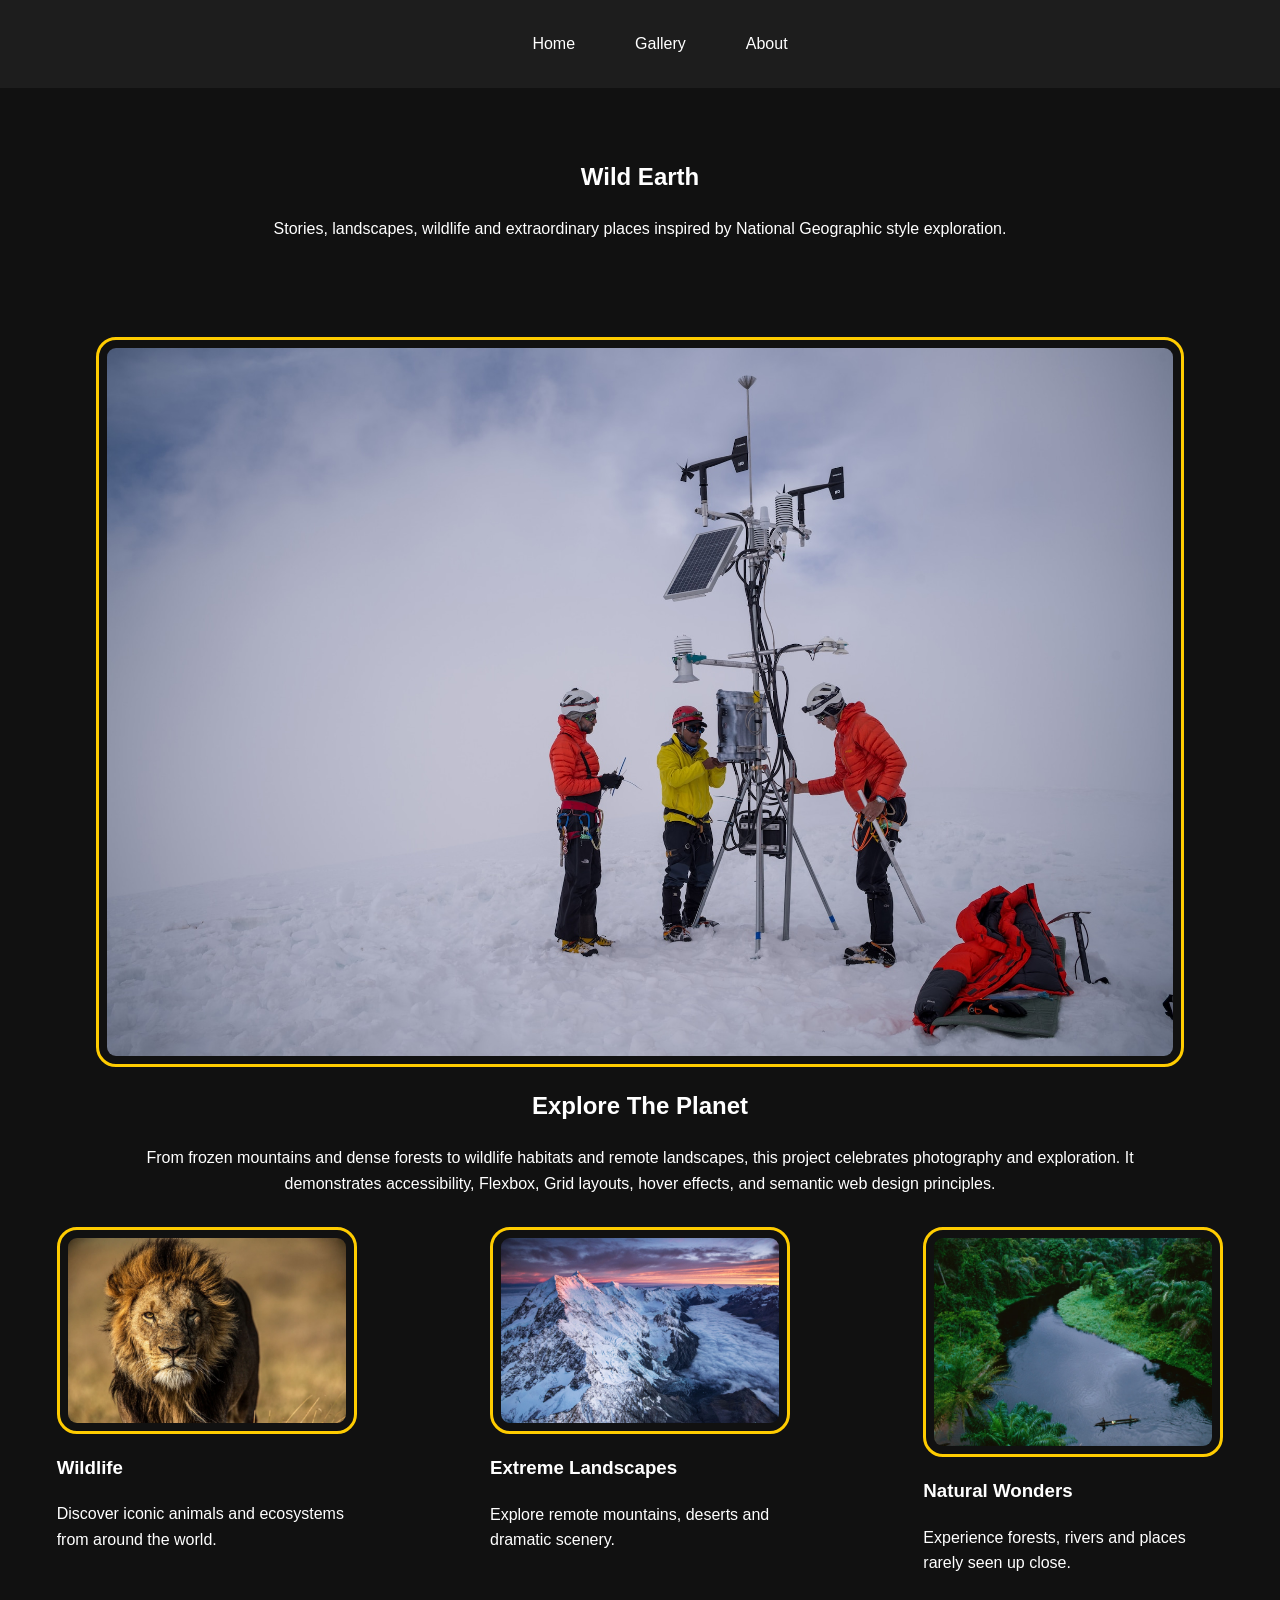
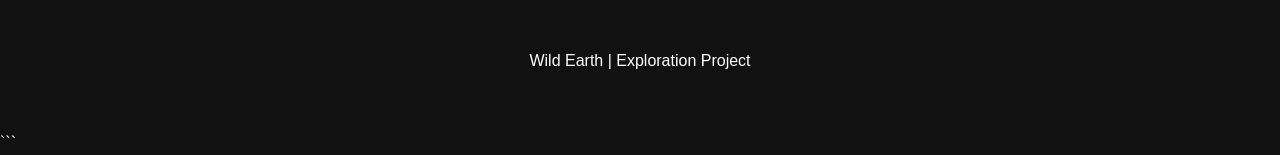
<file: index.html>
<html>
<!DOCTYPE html>
<html lang="en">
<head>
    <meta charset="UTF-8">
    <meta name="viewport" content="width=device-width, initial-scale=1.0">
    <title>Wild Earth | National Geographic Inspired</title>
    <link rel="stylesheet" href="css/style.css">
</head>
<body>

<a class="skip-link" href="#main">Skip To Main Content</a>

<header>
    <nav>
        <ul class="nav-links">
            <li><a href="index.html">Home</a></li>
            <li><a href="gallery.html">Gallery</a></li>
            <li><a href="about.html">About</a></li>
        </ul>
    </nav>

    <section class="hero-banner">
        <h1>Wild Earth</h1>
        <p>Stories, landscapes, wildlife and extraordinary places inspired by National Geographic style exploration.</p>
    </section>
</header>

<main id="main">

<section class="hero">

<img src="images/hero-expedition.jpg" alt="Explorer standing on a mountain overlooking a dramatic landscape">

<h2>Explore The Planet</h2>

<p>
From frozen mountains and dense forests to wildlife habitats and remote landscapes,
this project celebrates photography and exploration. It demonstrates accessibility,
Flexbox, Grid layouts, hover effects, and semantic web design principles.
</p>

</section>

<section class="flex feature-cards">

<article class="card">
<img src="images/wildlife-lion.jpg" alt="Lion looking across the savannah">
<h3>Wildlife</h3>
<p>Discover iconic animals and ecosystems from around the world.</p>
</article>

<article class="card">
<img src="images/mountain-peak.jpg" alt="Snow covered mountain peak">
<h3>Extreme Landscapes</h3>
<p>Explore remote mountains, deserts and dramatic scenery.</p>
</article>

<article class="card">
<img src="images/rainforest.jpg" alt="Dense rainforest landscape">
<h3>Natural Wonders</h3>
<p>Experience forests, rivers and places rarely seen up close.</p>
</article>

</section>

</main>

<footer>
<p>Wild Earth | Exploration Project</p>
</footer>

</body>
</html>
```
</file>
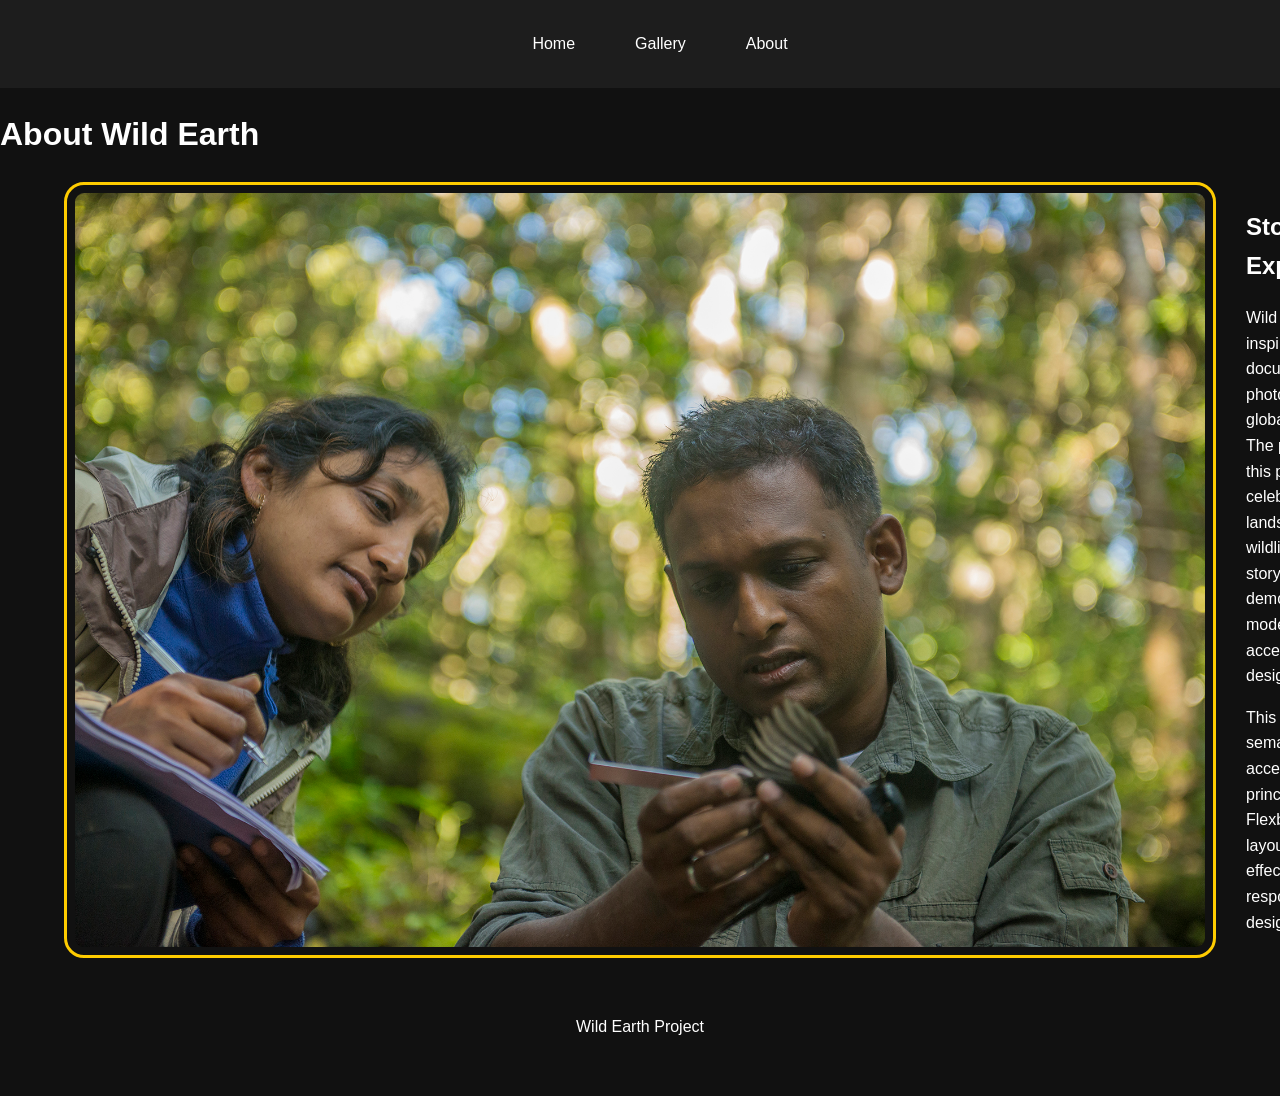
<file: about.html>
<!DOCTYPE html>
<html lang="en">
<head>
<meta charset="UTF-8">
<meta name="viewport" content="width=device-width, initial-scale=1.0">
<title>Wild Earth | About</title>
<link rel="stylesheet" href="css/style.css">
</head>

<body>

<a class="skip-link" href="#main">Skip To Main Content</a>

<header>

<nav>
<ul class="nav-links">
<li><a href="index.html">Home</a></li>
<li><a href="gallery.html">Gallery</a></li>
<li><a href="about.html">About</a></li>
</ul>
</nav>

<h1>About Wild Earth</h1>

</header>

<main id="main">

<section class="about-section">

<img src="images/about-portrait.jpg"
alt="Explorer documenting wildlife and landscapes">

<div class="about-text">

<h2>Stories of Exploration</h2>

<p>
Wild Earth is inspired by documentary photography and global exploration.
The purpose of this project is to celebrate landscapes, wildlife,
and storytelling while demonstrating modern web accessibility and design.
</p>

<p>
This project uses semantic HTML, accessibility principles,
Flexbox, Grid layouts, hover effects and responsive design.
</p>

</div>

</section>

</main>

<footer>
<p>Wild Earth Project</p>
</footer>

</body>
</html>
</file>
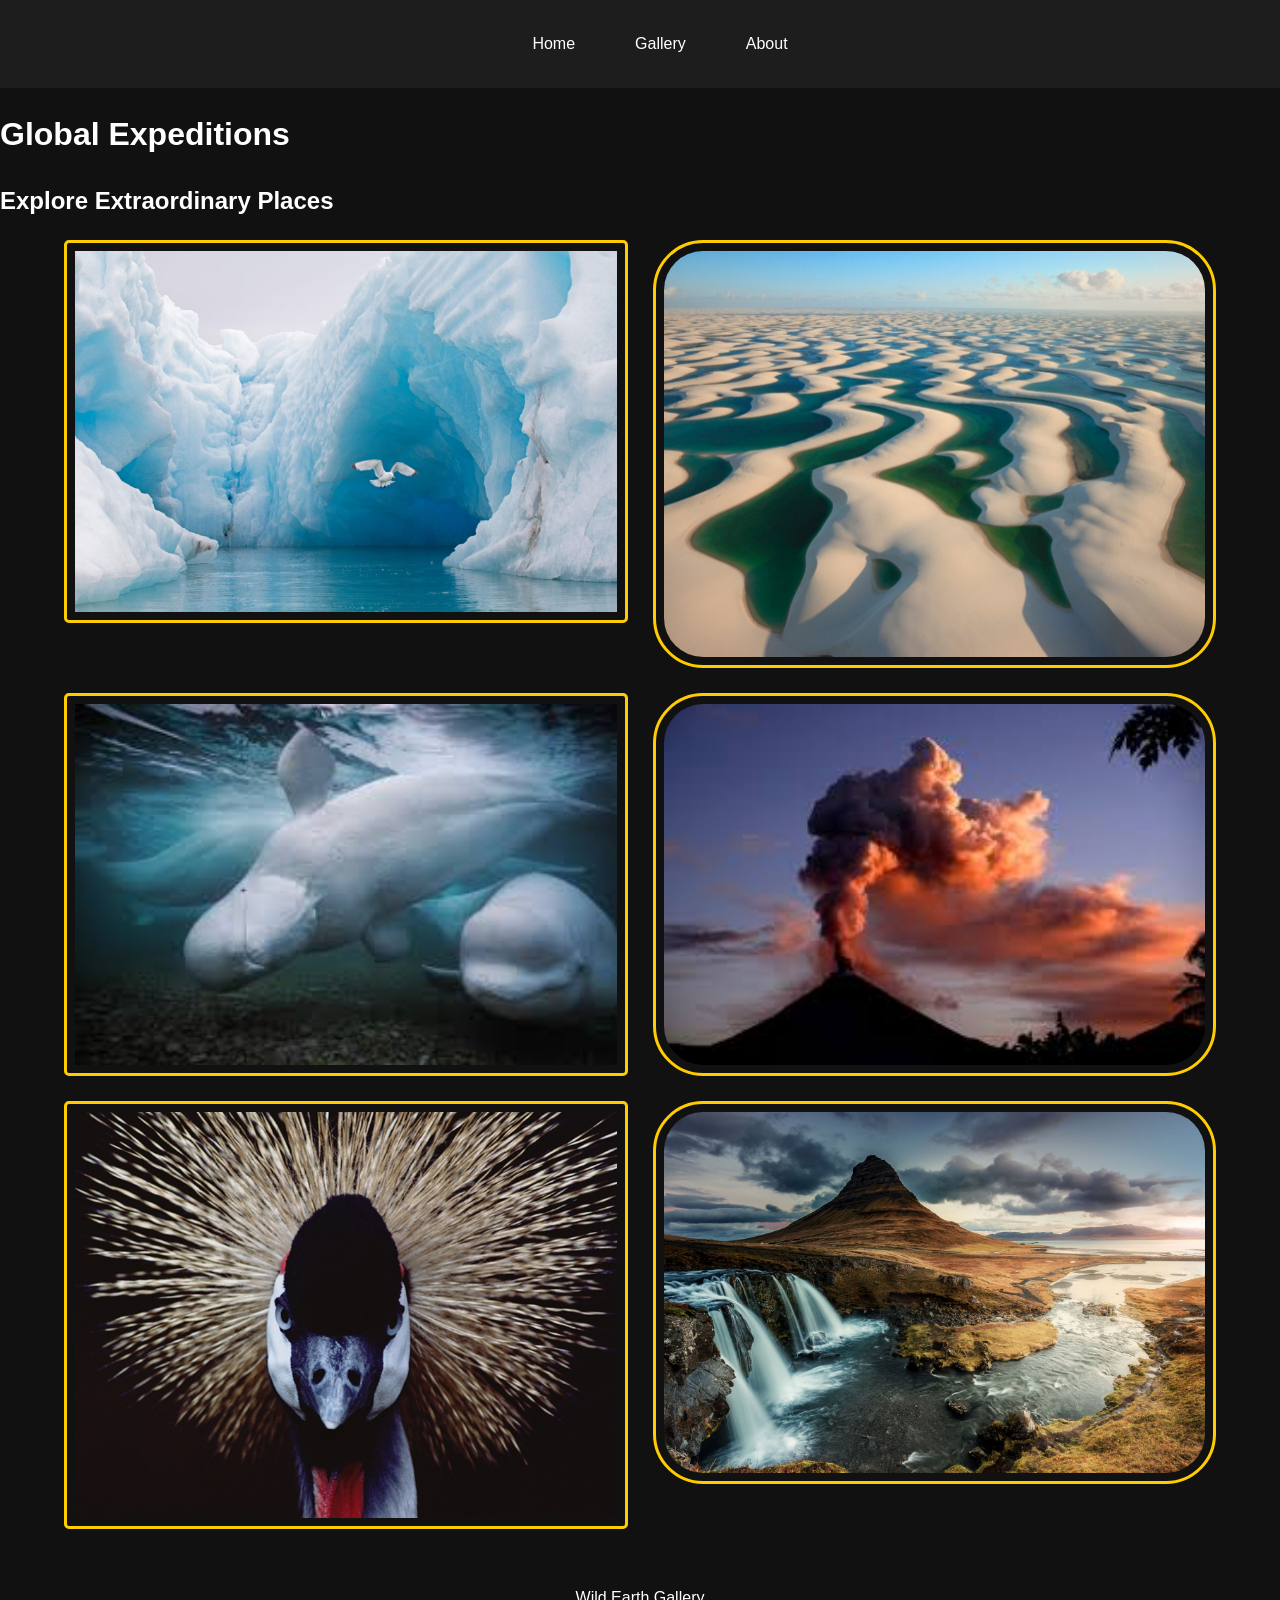
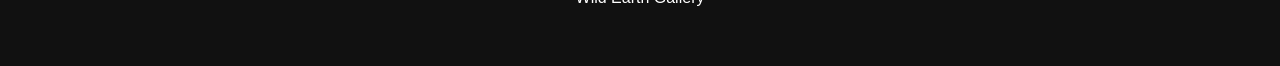
<file: gallery.html>
<!DOCTYPE html>
<html lang="en">
<head>
<meta charset="UTF-8">
<meta name="viewport" content="width=device-width, initial-scale=1.0">
<title>Wild Earth | Gallery</title>
<link rel="stylesheet" href="css/style.css">
</head>

<body>

<a class="skip-link" href="#main">Skip To Main Content</a>

<header>

<nav>
<ul class="nav-links">
<li><a href="index.html">Home</a></li>
<li><a href="gallery.html">Gallery</a></li>
<li><a href="about.html">About</a></li>
</ul>
</nav>

<h1>Global Expeditions</h1>

</header>

<main id="main">

<h2>Explore Extraordinary Places</h2>

<section class="grid gallery-grid">

<img src="images/gallery1.jpg" alt="Arctic landscape">
<img src="images/gallery2.jpg" alt="Desert sand dunes">
<img src="images/gallery3.jpg" alt="Ocean wildlife">
<img src="images/gallery4.jpg" alt="Volcanic landscape">
<img src="images/gallery5.jpg" alt="Wild animal portrait">
<img src="images/gallery6.jpg" alt="Waterfall in jungle">

</section>

</main>

<footer>
<p>Wild Earth Gallery</p>
</footer>

</body>
</html>
</file>
<file: css/style.css>
/* Reset */

body{
    margin:0;
    font-family:Arial, sans-serif;
    background:#111;
    color:white;
    line-height:1.6;
}

/* Skip link */

.skip-link{
    position:absolute;
    top:-50px;
    left:20px;
    background:#ffcc00;
    color:black;
    padding:10px;
    z-index:1000;
}

.skip-link:focus{
    top:20px;
}

/* Navigation */

nav{
    background:#1d1d1d;
    padding:15px;
}

.nav-links{
    display:flex;
    justify-content:center;
    gap:30px;
    list-style:none;
}

.nav-links a{
    color:white;
    text-decoration:none;
    padding:10px 15px;
    border-radius:6px;
    transition:.4s;
}

/* Hover requirement */

.nav-links a:hover{
    background:#ffcc00;
    color:black;
    transform:scale(1.1);
}

/* Hero */

.hero-banner{
    text-align:center;
    padding:50px;
}

.hero{
    width:85%;
    margin:30px auto;
    text-align:center;
}

/* Box model requirement */

img{
    width:100%;
    border:3px solid #ffcc00;
    padding:8px;
    border-radius:20px;
    box-sizing:border-box;
}

/* Flex requirement */

.flex{
    display:flex;
    flex-wrap:wrap;
    justify-content:space-around;
    gap:20px;
}

.card{
    width:300px;
}

/* Grid requirement */

.grid{
    display:grid;
    grid-template-columns:repeat(2,1fr);
    gap:25px;
    width:90%;
    margin:auto;
}

/* nth-child requirement */

.gallery-grid img:nth-child(even){
    border-radius:50px;
}

.gallery-grid img:nth-child(odd){
    border-radius:5px;
}

/* About */

.about-section{
    display:flex;
    gap:30px;
    width:90%;
    margin:auto;
    align-items:center;
}

.about-text{
    flex:1;
}

footer{
    text-align:center;
    padding:40px;
}
</file>
